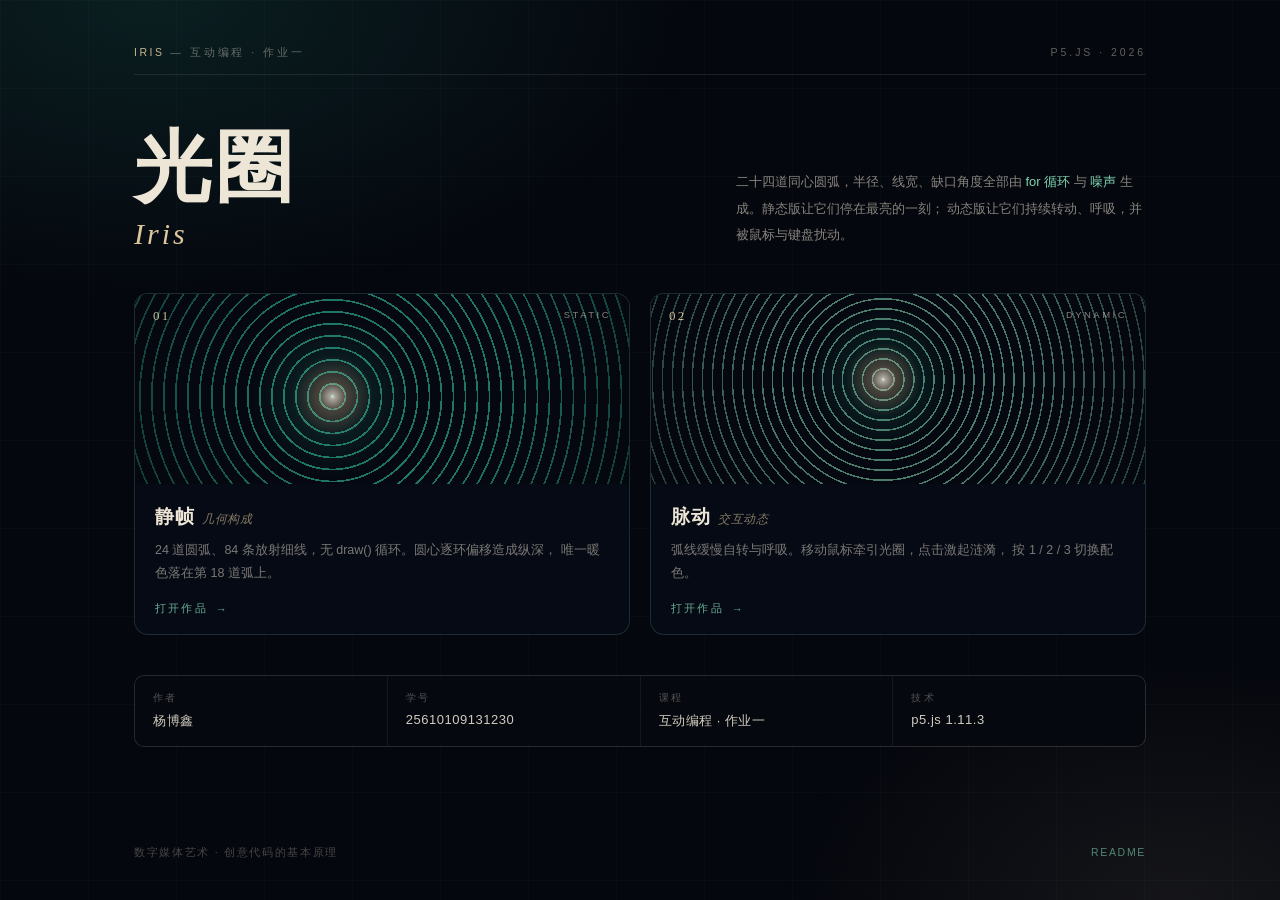
<file: index.html>
<!DOCTYPE html>
<html lang="zh-CN">
<head>
  <meta charset="utf-8" />
  <meta name="viewport" content="width=device-width, initial-scale=1" />
  <title>光圈 IRIS · 杨博鑫 · 互动编程作业一</title>
  <link rel="stylesheet" href="style.css" />
  <style>
    /* ============================================================
       索引页样式
       深色底 + 细网格 + 一点冷光，与作品页同一套颜色
       ============================================================ */
    body.page-index {
      overflow-y: auto;
      overflow-x: hidden;
      background: #05070E;
    }

    /* 背景：网格 + 冷光，压得很低，只做质感 */
    body.page-index::before {
      content: "";
      position: fixed;
      inset: 0;
      pointer-events: none;
      background-image:
        radial-gradient(70% 55% at 12% 0%, rgba(47, 191, 160, 0.13), rgba(5, 7, 14, 0) 62%),
        radial-gradient(45% 40% at 92% 100%, rgba(240, 216, 168, 0.07), rgba(5, 7, 14, 0) 70%),
        linear-gradient(rgba(138, 230, 192, 0.028) 1px, transparent 1px),
        linear-gradient(90deg, rgba(138, 230, 192, 0.028) 1px, transparent 1px);
      background-size: auto, auto, 88px 88px, 88px 88px;
      z-index: 0;
    }

    .wrap {
      position: relative;
      width: 100%;
      z-index: 1;
      max-width: 1080px;
      margin: 0 auto;
      padding: 46px 34px 40px;
      box-sizing: border-box;
      min-height: 100vh;
      display: flex;
      flex-direction: column;
      font-family: "Helvetica Neue", Arial, "PingFang SC", "Microsoft YaHei", sans-serif;
      color: #EDE6D6;
    }

    /* ---------- 顶栏 ---------- */
    .topbar {
      display: flex;
      justify-content: space-between;
      align-items: baseline;
      padding-bottom: 14px;
      border-bottom: 1px solid rgba(237, 230, 214, 0.10);
      font-size: 10.5px;
      letter-spacing: 0.28em;
      color: rgba(237, 230, 214, 0.40);
      text-transform: uppercase;
    }

    .topbar b {
      font-weight: 500;
      color: rgba(240, 216, 168, 0.82);
      letter-spacing: 0.24em;
    }

    /* ---------- 标题区 ---------- */
    .hero {
      padding: 54px 0 44px;
      display: grid;
      grid-template-columns: minmax(0, 1.35fr) minmax(0, 1fr);
      gap: 48px;
      align-items: end;
    }

    h1 {
      margin: 0;
      font-size: 78px;
      line-height: 0.98;
      font-weight: 600;
      letter-spacing: 0.04em;
    }

    h1 .en {
      display: block;
      margin-top: 14px;
      font-family: Georgia, "Times New Roman", "Songti SC", serif;
      font-style: italic;
      font-weight: 400;
      font-size: 30px;
      letter-spacing: 0.10em;
      color: #F0D8A8;
      opacity: 0.92;
    }

    .lede {
      margin: 0;
      font-size: 13px;
      line-height: 2.05;
      color: rgba(237, 230, 214, 0.56);
      max-width: 420px;
    }

    .lede strong {
      color: rgba(138, 230, 192, 0.92);
      font-weight: 500;
    }

    /* ---------- 卡片 ---------- */
    .cards {
      display: grid;
      grid-template-columns: 1fr 1fr;
      gap: 20px;
    }

    .card {
      position: relative;
      display: block;
      text-decoration: none;
      color: inherit;
      border: 1px solid rgba(138, 230, 192, 0.16);
      border-radius: 14px;
      overflow: hidden;
      background: rgba(7, 11, 22, 0.92);
      transition: border-color 0.4s ease, transform 0.4s cubic-bezier(.2,.7,.3,1), box-shadow 0.4s ease;
    }

    .card:hover {
      border-color: rgba(138, 230, 192, 0.55);
      transform: translateY(-4px);
      box-shadow: 0 18px 44px -18px rgba(47, 191, 160, 0.55);
    }

    .card__preview {
      position: relative;
      height: 190px;
      overflow: hidden;
      transition: transform 0.9s cubic-bezier(.2,.7,.3,1);
    }

    .card:hover .card__preview { transform: scale(1.045); }

    /* 静态版预览：同心弧 + 中心光核 */
    .preview-static {
      background:
        radial-gradient(circle at 40% 54%, rgba(255, 250, 236, 0.75) 0%, rgba(240, 216, 168, 0.28) 4.5%, rgba(47, 191, 160, 0.10) 13%, rgba(6, 10, 24, 0) 26%),
        repeating-radial-gradient(circle at 40% 54%,
          rgba(47, 191, 160, 0.60) 0px 1.7px,
          rgba(6, 10, 24, 0) 1.7px 12px),
        #050810;
    }

    /* 动态版预览：圆心略偏、弧更密（暗示在动） */
    .preview-dynamic {
      background:
        radial-gradient(circle at 47% 45%, rgba(255, 250, 236, 0.75) 0%, rgba(240, 216, 168, 0.28) 4.5%, rgba(47, 191, 160, 0.10) 13%, rgba(6, 10, 24, 0) 26%),
        repeating-radial-gradient(circle at 47% 45%,
          rgba(138, 230, 192, 0.52) 0px 1.5px,
          rgba(6, 10, 24, 0) 1.5px 10px),
        #050810;
    }

    /* 预览上的暗角，让边缘不刺眼 */
    .card__preview::after {
      content: "";
      position: absolute;
      inset: 0;
      background: radial-gradient(circle at 50% 45%, rgba(5, 7, 14, 0) 42%, rgba(5, 7, 14, 0.55) 100%);
    }

    .card__num {
      position: absolute;
      left: 18px;
      top: 14px;
      z-index: 2;
      font-family: Georgia, serif;
      font-size: 13px;
      letter-spacing: 0.18em;
      color: rgba(240, 216, 168, 0.85);
    }

    .card__type {
      position: absolute;
      right: 18px;
      top: 15px;
      z-index: 2;
      font-size: 9.5px;
      letter-spacing: 0.26em;
      color: rgba(237, 230, 214, 0.55);
      text-transform: uppercase;
    }

    .card__body { padding: 20px 20px 18px; }

    .card__title {
      margin: 0 0 9px;
      font-size: 19px;
      font-weight: 600;
      letter-spacing: 0.03em;
    }

    .card__title small {
      font-family: Georgia, serif;
      font-style: italic;
      font-weight: 400;
      font-size: 12px;
      letter-spacing: 0.05em;
      color: rgba(240, 216, 168, 0.55);
      margin-left: 8px;
    }

    .card__desc {
      margin: 0 0 16px;
      font-size: 12.5px;
      line-height: 1.85;
      color: rgba(237, 230, 214, 0.50);
    }

    .card__go {
      display: flex;
      align-items: center;
      gap: 8px;
      font-size: 11px;
      letter-spacing: 0.2em;
      color: rgba(138, 230, 192, 0.75);
      text-transform: uppercase;
    }

    .card__go i {
      font-style: normal;
      transition: transform 0.4s ease;
    }

    .card:hover .card__go i { transform: translateX(6px); }

    /* ---------- 作者信息 ---------- */
    .meta {
      margin: 40px 0 0;
      display: grid;
      grid-template-columns: repeat(4, minmax(0, 1fr));
      gap: 1px;
      background: rgba(237, 230, 214, 0.08);
      border: 1px solid rgba(237, 230, 214, 0.08);
      border-radius: 10px;
      overflow: hidden;
    }

    .meta div {
      background: #06080F;
      padding: 16px 18px;
    }

    .meta dt {
      margin: 0 0 7px;
      font-size: 9.5px;
      letter-spacing: 0.24em;
      color: rgba(237, 230, 214, 0.34);
      text-transform: uppercase;
    }

    .meta dd {
      margin: 0;
      font-size: 13px;
      letter-spacing: 0.04em;
      color: rgba(237, 230, 214, 0.88);
    }

    /* ---------- 页脚 ---------- */
    .footer {
      margin-top: auto;
      padding-top: 34px;
      display: flex;
      justify-content: space-between;
      flex-wrap: wrap;
      gap: 10px;
      font-size: 10.5px;
      letter-spacing: 0.16em;
      color: rgba(237, 230, 214, 0.28);
    }

    .footer a {
      color: rgba(138, 230, 192, 0.55);
      text-decoration: none;
      transition: color 0.3s ease;
    }

    .footer a:hover { color: rgba(138, 230, 192, 0.95); }

    /* ---------- 入场动画 ---------- */
    @keyframes riseIn {
      from { opacity: 0; transform: translateY(14px); }
      to   { opacity: 1; transform: translateY(0); }
    }

    .topbar, .hero, .cards, .meta, .footer {
      animation: riseIn 0.9s cubic-bezier(.2,.7,.3,1) both;
    }
    .hero   { animation-delay: 0.06s; }
    .cards  { animation-delay: 0.14s; }
    .meta   { animation-delay: 0.22s; }
    .footer { animation-delay: 0.30s; }

    @media (prefers-reduced-motion: reduce) {
      .topbar, .hero, .cards, .meta, .footer { animation: none; }
    }

    /* ---------- 窄屏 ---------- */
    @media (max-width: 820px) {
      .wrap { padding: 32px 22px 30px; }
      .hero { grid-template-columns: 1fr; gap: 22px; padding: 34px 0 30px; }
      h1 { font-size: 52px; }
      h1 .en { font-size: 22px; }
      .cards { grid-template-columns: 1fr; }
      .meta { grid-template-columns: 1fr 1fr; }
      .card__preview { height: 160px; }
      /* 顶栏在小屏会撑出横向溢出 → 允许换行并收紧字距 */
      .topbar { flex-wrap: wrap; gap: 6px; letter-spacing: 0.16em; font-size: 9.5px; }
      .topbar b { letter-spacing: 0.16em; }
      .card__type { display: none; }
    }
  </style>
</head>
<body class="page-index">
  <div class="wrap">

    <div class="topbar">
      <span><b>IRIS</b> — 互动编程 · 作业一</span>
      <span>p5.js · 2026</span>
    </div>

    <section class="hero">
      <h1>
        光圈
        <span class="en">Iris</span>
      </h1>
      <p class="lede">
        二十四道同心圆弧，半径、线宽、缺口角度全部由 <strong>for 循环</strong> 与
        <strong>噪声</strong> 生成。静态版让它们停在最亮的一刻；
        动态版让它们持续转动、呼吸，并被鼠标与键盘扰动。
      </p>
    </section>

    <section class="cards">
      <a class="card" href="static.html">
        <div class="card__preview preview-static">
          <span class="card__num">01</span>
          <span class="card__type">Static</span>
        </div>
        <div class="card__body">
          <h2 class="card__title">静帧<small>几何构成</small></h2>
          <p class="card__desc">
            24 道圆弧、84 条放射细线，无 draw() 循环。圆心逐环偏移造成纵深，
            唯一暖色落在第 18 道弧上。
          </p>
          <span class="card__go">打开作品 <i>→</i></span>
        </div>
      </a>

      <a class="card" href="dynamic.html">
        <div class="card__preview preview-dynamic">
          <span class="card__num">02</span>
          <span class="card__type">Dynamic</span>
        </div>
        <div class="card__body">
          <h2 class="card__title">脉动<small>交互动态</small></h2>
          <p class="card__desc">
            弧线缓慢自转与呼吸。移动鼠标牵引光圈，点击激起涟漪，
            按 1 / 2 / 3 切换配色。
          </p>
          <span class="card__go">打开作品 <i>→</i></span>
        </div>
      </a>
    </section>

    <dl class="meta">
      <div>
        <dt>作者</dt>
        <dd>杨博鑫</dd>
      </div>
      <div>
        <dt>学号</dt>
        <dd>25610109131230</dd>
      </div>
      <div>
        <dt>课程</dt>
        <dd>互动编程 · 作业一</dd>
      </div>
      <div>
        <dt>技术</dt>
        <dd>p5.js 1.11.3</dd>
      </div>
    </dl>

    <div class="footer">
      <span>数字媒体艺术 · 创意代码的基本原理</span>
      <span><a href="https://github.com/yang6598/ip-01-p5-works/blob/main/README.md">README</a></span>
    </div>

  </div>
</body>
</html>
</file>
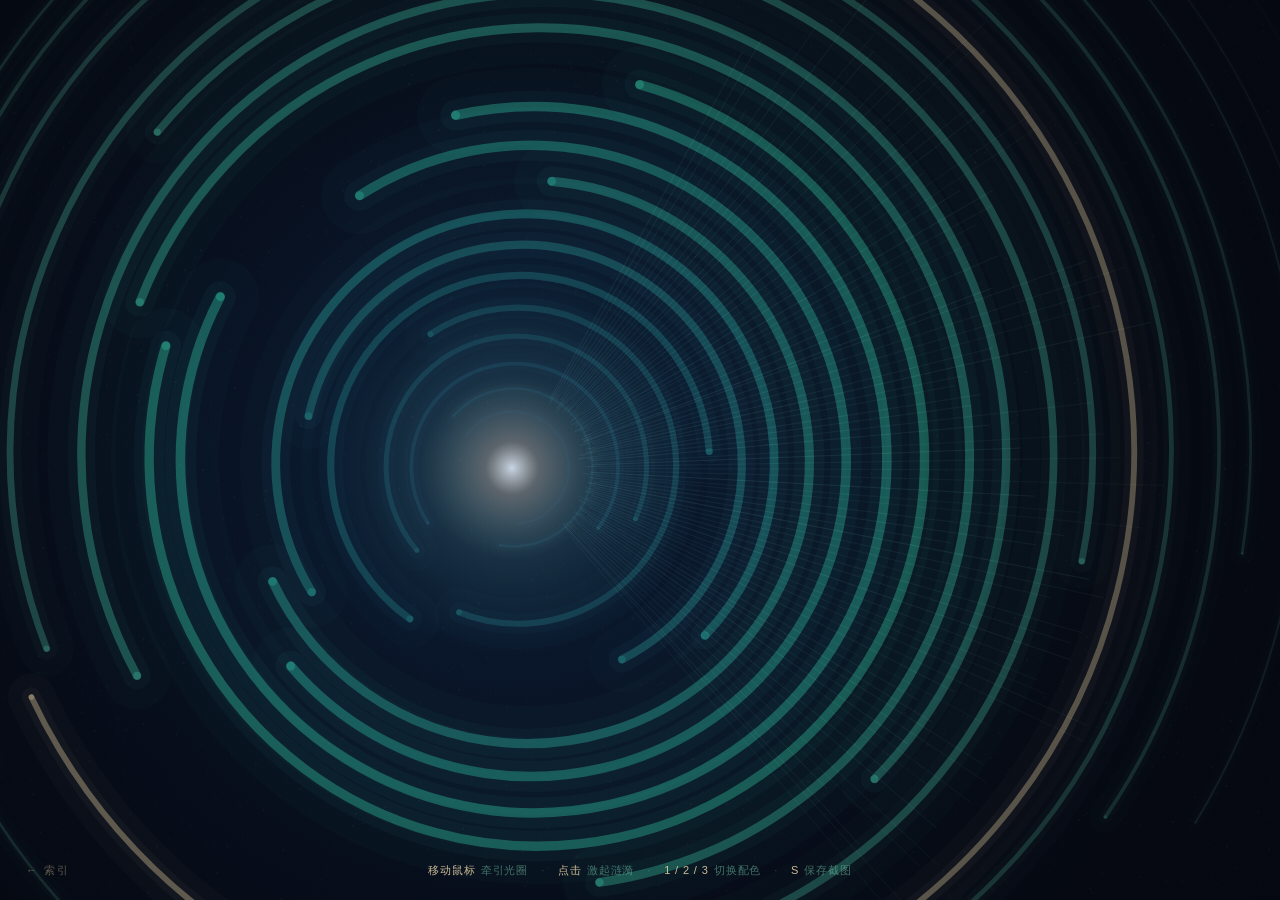
<file: dynamic.html>
<!DOCTYPE html>
<html lang="zh-CN">
<head>
  <meta charset="utf-8" />
  <meta name="viewport" content="width=device-width, initial-scale=1" />
  <title>光圈 · 动态 | Iris</title>
  <link rel="stylesheet" href="style.css" />
</head>
<body>
  <a class="corner-link" href="index.html">← 索引</a>

  <div class="hint-bar">
    <span>移动鼠标</span>牵引光圈
    <i>·</i>
    <span>点击</span>激起涟漪
    <i>·</i>
    <span>1 / 2 / 3</span>切换配色
    <i>·</i>
    <span>S</span>保存截图
  </div>

  <script src="p5.min.js"></script>
  <script>
  /* ================================================================
     《光圈 · 动态》 Iris — Interactive
     ----------------------------------------------------------------
     与 static.html 同一套视觉语言（同心圆弧构成的光圈）：
     不同的是这里的圆弧会随 draw() 循环持续运动，并接入三种交互。

       1. 鼠标移动 —— 光圈整体被光标牵引（缓动跟随，不硬跳），
                      弧的缺口也随之偏转
       2. 鼠标点击 —— 从落点激起一圈涟漪，向外扩散并把经过的弧推开
       3. 键盘 1/2/3 —— 切换三套配色（插值过渡，不硬切）
       另有 S 键保存当前画面。

     运动控制：所有变化都走 lerp / 正弦缓动，速度压得很低，
     所以画面只会缓慢"呼吸"，不会闪、不会抖。
     ================================================================ */

  /* ---------- 1. 三套配色（每套 5 色，都满足"不超过 5 色"） ---------- */
  const PALETTES = [
    { name: '青光', night: '#050810', deep: '#12305A', teal: '#2FBFA0', mint: '#8AE6C0', cream: '#F0D8A8' },
    { name: '紫光', night: '#07060F', deep: '#241B4A', teal: '#6C4CE0', mint: '#B58CFF', cream: '#FFD9E8' },
    { name: '焰光', night: '#090604', deep: '#3B1C16', teal: '#E0652B', mint: '#F2A65A', cream: '#FFE9C7' }
  ];

  /* ---------- 2. 构图与运动参数 ---------- */
  const RING_COUNT  = 24;      // 同心弧的道数
  const BLADE_COUNT = 84;      // 放射细线数量
  const GRAIN_COUNT = 3600;    // 胶片颗粒
  const CREAM_INDEX = 17;      // 暖色弧的序号

  const FOCUS_X = 0.40;        // 圆心的基准横向位置
  const FOCUS_Y = 0.52;
  const DRIFT_X = 0.055;       // 圆心逐环偏移 → 隧道纵深
  const DRIFT_Y = -0.030;

  const ROTATE_SPEED = 0.085;  // 弧的旋转速度（弧度/秒），很慢才不躁
  const BREATH_SPEED = 0.55;   // 呼吸速度
  const FOLLOW_EASE  = 0.045;  // 圆心跟随光标的缓动系数（越小越"重"）
  const PALETTE_FADE = 0.020;  // 配色过渡速度
  const RIPPLE_LIFE  = 4200;   // 涟漪寿命（毫秒）
  const RIPPLE_SPEED = 430;    // 涟漪扩散速度（像素/秒）
  const RIPPLE_BAND  = 70;     // 涟漪影响弧线的宽度
  const MAX_RIPPLES  = 3;

  let unit = 1;
  let grainLayer;                       // 颗粒层：预渲染一次，避免每帧重画
  let anchor;                           // 圆心的基准位置（不含光标牵引）
  let focusPoint;                       // 实际圆心（被光标牵引后）
  let ripples = [];                     // 活跃的涟漪
  let palFrom = PALETTES[0];
  let palTo   = PALETTES[0];
  let palMix  = 1;
  let palIndex = 0;
  let hasMouseMoved = false;

  /* ---------- 3. 初始化 ---------- */
  function setup() {
    const canvas = createCanvas(windowWidth, windowHeight);
    canvas.style('display', 'block');
    pixelDensity(1);                    // 固定 1 倍，保证不同设备帧率一致
    noiseDetail(4, 0.55);
    unit = Math.min(width, height) / 900;

    anchor = createVector(width * FOCUS_X, height * FOCUS_Y);
    focusPoint = anchor.copy();
    buildGrainLayer();
  }

  function buildGrainLayer() {
    grainLayer = createGraphics(width, height);
    grainLayer.noStroke();
    randomSeed(7);
    for (let i = 0; i < GRAIN_COUNT; i++) {
      grainLayer.fill(255, 245, 226, random(3, 10));
      const s = random(1.0, 2.0);
      grainLayer.rect(random(width), random(height), s, s);
    }
  }

  /* ---------- 4. 每帧绘制 ---------- */
  function draw() {
    const time = millis() / 1000;
    const pal = paletteAt(palMix);
    if (palMix < 1) palMix = Math.min(1, palMix + PALETTE_FADE);

    updateFocus();                      // 交互 1：圆心缓动跟随光标
    cleanupRipples();

    background(pal.night);
    drawGround(pal);
    drawRings(pal, time);               // 弧 + 辉光
    drawBlades(pal, time);
    drawRipples(pal);
    drawCore(pal, time);
    drawVignette(pal);
    if (grainLayer) image(grainLayer, 0, 0);
  }

  /* ---------- 5. 单道弧的几何参数 ---------- */
  function ringParams(i, pal, time) {
    const t = i / (RING_COUNT - 1);                 // 0..1：从内到外
    const maxRadius = Math.min(width, height) * 0.86;

    // 半径：越往外越稀疏；再叠一层极轻的"呼吸"
    let radius = maxRadius * 0.05 + maxRadius * Math.pow(t, 1.22) *
                 (1 + (noise(i * 3.7, 1.5) - 0.5) * 0.05);
    radius *= 1 + 0.012 * Math.sin(time * BREATH_SPEED + i * 0.45);

    // 涟漪经过时把弧推开（交互 2 的视觉反馈）
    radius += ripplePush(radius, i);

    // 线宽：中段最粗、内外两端收细 → 形成节奏
    const weight = (0.6 + 9.0 * Math.pow(Math.sin(Math.PI * Math.pow(t, 0.9)), 1.4)) * unit;

    let alpha = 16 + 96 * Math.sin(Math.PI * Math.pow(t, 0.8));

    // 配色：外圈冷 → 中圈主色 → 内圈高光，其中一道固定为暖色
    let c;
    if (i === CREAM_INDEX) {
      c = pal.cream;
      alpha = Math.min(255, alpha * 1.5);
    } else if (t < 0.5) {
      c = lerpColor(pal.deep, pal.teal, t / 0.5);
    } else {
      c = lerpColor(pal.teal, pal.mint, (t - 0.5) / 0.5);
    }

    // 缺口：每道弧的起止角不同；随时间缓慢偏转（越靠外转得越快）
    const start = noise(i * 5.3, 8.1) * TWO_PI + time * ROTATE_SPEED * (0.4 + t);
    const sweep = TWO_PI * (0.50 + 0.50 * noise(i * 2.1, 4.4)) *
                  (0.94 + 0.06 * Math.sin(time * BREATH_SPEED * 0.8 + i * 0.7));

    return {
      cx: focusPoint.x + Math.pow(t, 1.6) * width * DRIFT_X,
      cy: focusPoint.y + Math.pow(t, 1.6) * height * DRIFT_Y,
      radius: radius,
      weight: weight,
      alpha: alpha,
      color: c,
      start: start,
      sweep: sweep
    };
  }

  /* ---------- 6. 弧与辉光 ---------- */
  function drawRings(pal, time) {
    // 6.1 辉光：用几道加粗、极淡的同形弧堆出来，比实时模糊便宜得多
    blendMode(ADD);
    noFill();
    strokeCap(ROUND);
    for (let i = 0; i < RING_COUNT; i++) {
      const r = ringParams(i, pal, time);
      const c = r.color;
      stroke(red(c), green(c), blue(c), r.alpha * 0.055);
      strokeWeight(r.weight * 8);
      arc(r.cx, r.cy, r.radius * 2, r.radius * 2, r.start, r.start + r.sweep);
      stroke(red(c), green(c), blue(c), r.alpha * 0.10);
      strokeWeight(r.weight * 3.2);
      arc(r.cx, r.cy, r.radius * 2, r.radius * 2, r.start, r.start + r.sweep);
    }
    blendMode(BLEND);

    // 6.2 清晰的弧身
    push();
    noFill();
    strokeCap(ROUND);
    for (let i = 0; i < RING_COUNT; i++) {
      const r = ringParams(i, pal, time);
      stroke(red(r.color), green(r.color), blue(r.color), r.alpha);
      strokeWeight(r.weight);
      arc(r.cx, r.cy, r.radius * 2, r.radius * 2, r.start, r.start + r.sweep);

      // 弧头收笔：两端各点一个小圆，收得干净
      noStroke();
      fill(red(r.color), green(r.color), blue(r.color), r.alpha * 0.95);
      for (const a of [r.start, r.start + r.sweep]) {
        circle(r.cx + Math.cos(a) * r.radius, r.cy + Math.sin(a) * r.radius, r.weight * 0.92);
      }
      noFill();
    }
    pop();
  }

  /* ---------- 7. 放射细线 ---------- */
  function drawBlades(pal, time) {
    const maxRadius = Math.min(width, height) * 0.86;
    blendMode(ADD);
    strokeWeight(1 * unit);
    for (let i = 0; i < BLADE_COUNT; i++) {
      const a = -1.10 + (i / BLADE_COUNT) * 1.95 +
                (noise(i * 0.9, 2.2) - 0.5) * 0.02 +
                time * 0.02;                       // 极慢地扫过，几乎察觉不到
      const inner = maxRadius * (0.08 + 0.05 * noise(i * 1.7, 6.3));
      const outer = maxRadius * (0.45 + 0.50 * noise(i * 2.3, 9.1));
      const alpha = 5 + 22 * noise(i * 1.3, 3.7);

      stroke(red(pal.mint), green(pal.mint), blue(pal.mint), alpha);
      line(focusPoint.x + Math.cos(a) * inner, focusPoint.y + Math.sin(a) * inner,
           focusPoint.x + Math.cos(a) * outer, focusPoint.y + Math.sin(a) * outer);
    }
    blendMode(BLEND);
  }

  /* ---------- 8. 涟漪（交互 2 的可见反馈） ---------- */
  function drawRipples(pal) {
    const ctx = drawingContext;
    ctx.globalCompositeOperation = 'lighter';
    noFill();
    for (const ripple of ripples) {
      const age = (millis() - ripple.born) / 1000;
      const progress = age / (RIPPLE_LIFE / 1000);
      if (progress >= 1) continue;

      const radius = age * RIPPLE_SPEED;
      const fade = 1 - progress;
      stroke(red(pal.cream), green(pal.cream), blue(pal.cream), 52 * fade);
      strokeWeight(1.3 * unit);
      circle(ripple.x, ripple.y, radius * 2);
      stroke(red(pal.mint), green(pal.mint), blue(pal.mint), 24 * fade);
      strokeWeight(4.0 * unit);
      circle(ripple.x, ripple.y, radius * 1.94);
    }
    ctx.globalCompositeOperation = 'source-over';
  }

  /* 某道弧被涟漪推开的位移量 */
  function ripplePush(ringRadius, ringIndex) {
    if (ripples.length === 0) return 0;

    let push = 0;
    const now = millis();
    for (const ripple of ripples) {
      const age = (now - ripple.born) / 1000;
      if (age > RIPPLE_LIFE / 1000) continue;

      // 涟漪在当前弧附近时，弧被向外顶起
      const waveRadius = age * RIPPLE_SPEED;
      const distance = Math.abs(ringRadius - waveRadius);
      if (distance > RIPPLE_BAND) continue;

      const bandT = 1 - distance / RIPPLE_BAND;
      const lifeFade = 1 - age / (RIPPLE_LIFE / 1000);
      push += bandT * bandT * lifeFade * 26 * unit * (1 + ringIndex * 0.02);
    }
    return push;
  }

  /* ---------- 9. 底色与光核 ---------- */
  function drawGround(pal) {
    const ctx = drawingContext;
    const g = ctx.createRadialGradient(
      focusPoint.x, focusPoint.y, 0,
      focusPoint.x, focusPoint.y, Math.max(width, height) * 0.78
    );
    g.addColorStop(0.00, rgbaOf(pal.deep, 0.50));
    g.addColorStop(0.35, rgbaOf(pal.deep, 0.22));
    g.addColorStop(1.00, rgbaOf(pal.night, 0.00));
    ctx.fillStyle = g;
    ctx.fillRect(0, 0, width, height);
  }

  function drawCore(pal, time) {
    const ctx = drawingContext;
    const pulse = 1 + 0.06 * Math.sin(time * BREATH_SPEED);   // 极轻的搏动
    const r = Math.min(width, height) * 0.20 * pulse;

    ctx.globalCompositeOperation = 'lighter';
    const g = ctx.createRadialGradient(focusPoint.x, focusPoint.y, 0, focusPoint.x, focusPoint.y, r);
    g.addColorStop(0.00, 'rgba(255, 250, 236,' + (0.80 * pulse - 0.10) + ')');
    g.addColorStop(0.14, rgbaOf(pal.cream, 0.34));
    g.addColorStop(0.48, rgbaOf(pal.mint, 0.10));
    g.addColorStop(1.00, rgbaOf(pal.teal, 0.00));
    ctx.fillStyle = g;
    ctx.beginPath();
    ctx.arc(focusPoint.x, focusPoint.y, r, 0, Math.PI * 2);
    ctx.fill();
    ctx.globalCompositeOperation = 'source-over';
  }

  function drawVignette(pal) {
    const ctx = drawingContext;
    const inner = Math.min(width, height) * 0.30;
    const outer = Math.max(width, height) * 0.92;
    const vignette = ctx.createRadialGradient(
      width * FOCUS_X, height * FOCUS_Y, inner,
      width * FOCUS_X, height * FOCUS_Y, outer
    );
    vignette.addColorStop(0, rgbaOf(pal.night, 0));
    vignette.addColorStop(1, rgbaOf(pal.night, 0.72));
    ctx.fillStyle = vignette;
    ctx.fillRect(0, 0, width, height);
  }

  /* ---------- 10. 交互 ---------- */
  function mouseMoved() {
    hasMouseMoved = true;
  }

  function mousePressed() {
    hasMouseMoved = true;
    ripples.push({ x: mouseX, y: mouseY, born: millis() });
    if (ripples.length > MAX_RIPPLES) ripples.shift();
  }

  function keyPressed() {
    if (key === '1') setPalette(0);
    if (key === '2') setPalette(1);
    if (key === '3') setPalette(2);
    if (key === 's' || key === 'S') saveCanvas('iris-' + palTo.name, 'png');
  }

  function setPalette(index) {
    if (index === palIndex) return;
    palFrom = paletteAt(palMix);      // 从当前颜色开始过渡，中途切换也不跳
    palTo = PALETTES[index];
    palIndex = index;
    palMix = 0;
  }

  /* 交互 1：圆心朝光标缓慢偏移，产生"光圈被牵引"的手感 */
  function updateFocus() {
    if (!hasMouseMoved) return;
    const targetX = width * FOCUS_X + (mouseX - width * 0.5) * 0.10;
    const targetY = height * FOCUS_Y + (mouseY - height * 0.5) * 0.10;
    focusPoint.x = lerp(focusPoint.x, targetX, FOLLOW_EASE);
    focusPoint.y = lerp(focusPoint.y, targetY, FOLLOW_EASE);
  }

  function cleanupRipples() {
    const now = millis();
    ripples = ripples.filter(r => now - r.born < RIPPLE_LIFE);
  }

  /* ---------- 11. 工具 ---------- */
  function paletteAt(mix) {
    return {
      night: lerpColor(color(palFrom.night), color(palTo.night), mix),
      deep:  lerpColor(color(palFrom.deep),  color(palTo.deep),  mix),
      teal:  lerpColor(color(palFrom.teal),  color(palTo.teal),  mix),
      mint:  lerpColor(color(palFrom.mint),  color(palTo.mint),  mix),
      cream: lerpColor(color(palFrom.cream), color(palTo.cream), mix)
    };
  }

  function rgbaOf(c, alpha) {
    return 'rgba(' + Math.round(red(c)) + ',' + Math.round(green(c)) + ',' +
           Math.round(blue(c)) + ',' + alpha + ')';
  }

  /* ---------- 12. 窗口缩放 ---------- */
  function windowResized() {
    resizeCanvas(windowWidth, windowHeight);
    unit = Math.min(width, height) / 900;
    anchor = createVector(width * FOCUS_X, height * FOCUS_Y);
    buildGrainLayer();
  }
  </script>
</body>
</html>
</file>
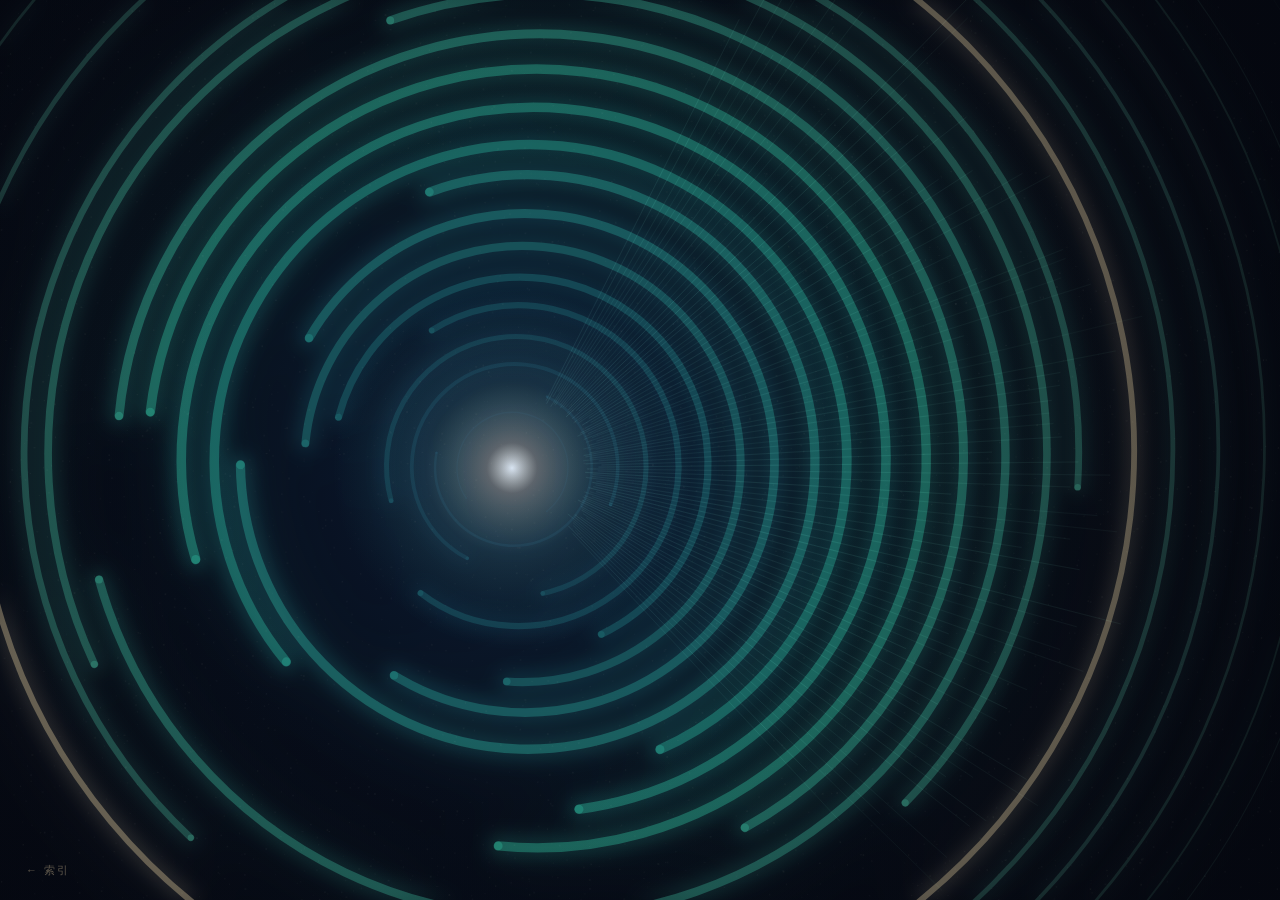
<file: static.html>
<!DOCTYPE html>
<html lang="zh-CN">
<head>
  <meta charset="utf-8" />
  <meta name="viewport" content="width=device-width, initial-scale=1" />
  <title>光圈 · 静帧 | Iris</title>
  <link rel="stylesheet" href="style.css" />
</head>
<body>
  <a class="corner-link" href="index.html">← 索引</a>

  <script src="p5.min.js"></script>
  <script>
  /* ================================================================
     《光圈 · 静帧》 Iris — Static Composition
     ----------------------------------------------------------------
     作业要求：只用形状、颜色、位置构成画面，不使用 draw() 循环。
     实现方式：全部图形在 setup() 中一次性绘制完成，没有 draw()。

     画面由 24 道同心圆弧构成：半径、线宽、亮度、起止角、圆心偏移
     全部由 for 循环 + 噪声参数化生成，没有一道弧是手摆的。
     圆弧先画进离屏缓冲，模糊后作为辉光贴回来，再叠一层清晰的弧线，
     最后一层胶片颗粒。

     构成逻辑：
       · 主体 —— 24 道同心弧由外向内心收拢，形成"光圈"的节奏
       · 纵深 —— 每一道弧的圆心都比外一道微微偏移 → 自然形成隧道的透视
       · 中心 —— 弧心偏左下，中心一团亮光作为视觉落点，右下留白
       · 冷暖 —— 全场冷色；唯一暖色（米金）只出现在一道弧上
     ================================================================ */

  /* ---------- 1. 调色板（共 5 色：1 个底色 + 4 个前景色） ---------- */
  const COLORS = {
    night: '#050810', // 极夜靛蓝：底色
    deep:  '#12305A', // 深海冷蓝：最外圈
    teal:  '#2FBFA0', // 极光青：主色
    mint:  '#8AE6C0', // 薄荷青：最亮处
    cream: '#F0D8A8'  // 暖米金：唯一暖色
  };

  /* ---------- 2. 构图参数（改这些数字就能重构整张画面） ---------- */
  const RING_COUNT  = 24;      // 同心弧的道数（for 循环生成）
  const BLADE_COUNT = 84;      // 从圆心放射的细线数量
  const GRAIN_COUNT = 4200;    // 胶片颗粒
  const FOCUS_X = 0.40;        // 圆心横向位置（偏左，右侧留白）
  const FOCUS_Y = 0.52;        // 圆心纵向位置（略低于中线）
  const CREAM_INDEX = 17;      // 第几道弧用暖色
  const DRIFT_X = 0.055;       // 圆心逐环偏移量 → 隧道式纵深
  const DRIFT_Y = -0.030;

  let unit = 1;

  /* ---------- 3. 初始化：跑一次，画面即定格 ---------- */
  function setup() {
    const canvas = createCanvas(windowWidth, windowHeight);
    canvas.style('display', 'block');
    noiseDetail(4, 0.55);
    unit = Math.min(width, height) / 900;

    renderScene();          // 静态图：画完即结束，没有 draw() 循环
  }

  /* ---------- 4. 渲染 ---------- */
  function renderScene() {
    background(COLORS.night);
    drawGround();
    drawRingGlow();         // 先铺一层模糊的辉光
    drawRings();            // 再叠清晰的结构
    drawBlades();
    drawCore();
    drawVignette();
    drawGrain();
  }

  /* 底色：从圆心向外的一层极淡冷光，托住弧线 */
  function drawGround() {
    const ctx = drawingContext;
    const cx = width * FOCUS_X;
    const cy = height * FOCUS_Y;
    const g = ctx.createRadialGradient(cx, cy, 0, cx, cy, Math.max(width, height) * 0.78);
    g.addColorStop(0.00, 'rgba(18, 48, 90, 0.50)');
    g.addColorStop(0.35, 'rgba(10, 22, 44, 0.30)');
    g.addColorStop(1.00, 'rgba(5, 8, 16, 0.00)');
    ctx.fillStyle = g;
    ctx.fillRect(0, 0, width, height);
  }

  /* ---------- 5. 单道弧的几何参数（绘制与辉光共用同一套数据） ---------- */
  function ringParams(i) {
    const t = i / (RING_COUNT - 1);                       // 0..1：从内到外
    const maxRadius = Math.min(width, height) * 0.86;

    const radius = maxRadius * 0.05 + maxRadius * Math.pow(t, 1.22) *
                   (1 + (noise(i * 3.7, 1.5) - 0.5) * 0.05);
    // 线宽：中段最粗、内外两端收细 → 形成明显的节奏
    const weight = (0.6 + 9.0 * Math.pow(Math.sin(Math.PI * Math.pow(t, 0.9)), 1.4)) * unit;
    let alpha = 16 + 96 * Math.sin(Math.PI * Math.pow(t, 0.8));

    let c;
    if (i === CREAM_INDEX) { c = color(COLORS.cream); alpha = Math.min(255, alpha * 1.5); }
    else if (t < 0.5)      c = lerpColor(color(COLORS.deep), color(COLORS.teal), t / 0.5);
    else                   c = lerpColor(color(COLORS.teal), color(COLORS.mint), (t - 0.5) / 0.5);

    return {
      cx: width * FOCUS_X + Math.pow(t, 1.6) * width * DRIFT_X,
      cy: height * FOCUS_Y + Math.pow(t, 1.6) * height * DRIFT_Y,
      radius: radius,
      weight: weight,
      alpha: alpha,
      color: c,
      start: noise(i * 5.3, 8.1) * TWO_PI,
      sweep: TWO_PI * (0.50 + 0.50 * noise(i * 2.1, 4.4))
    };
  }

  /* ---------- 6. 辉光：把同一组弧画进缓冲，模糊后贴回 ---------- */
  function drawRingGlow() {
    const layer = createGraphics(width, height);
    const lctx = layer.drawingContext;
    lctx.lineCap = 'round';
    lctx.globalCompositeOperation = 'lighter';

    for (let i = 0; i < RING_COUNT; i++) {
      const r = ringParams(i);
      lctx.strokeStyle = 'rgba(' + red(r.color) + ',' + green(r.color) + ',' + blue(r.color) + ',' +
                         (r.alpha / 255 * 0.55) + ')';
      lctx.lineWidth = r.weight * 2.2;
      lctx.beginPath();
      lctx.arc(r.cx, r.cy, r.radius, r.start, r.start + r.sweep);
      lctx.stroke();
    }

    const ctx = drawingContext;
    ctx.globalCompositeOperation = 'lighter';
    ctx.filter = 'blur(' + (9 * unit) + 'px)';
    ctx.globalAlpha = 0.85;
    ctx.drawImage(layer.canvas, 0, 0);
    ctx.filter = 'blur(' + (34 * unit) + 'px)';
    ctx.globalAlpha = 0.45;
    ctx.drawImage(layer.canvas, 0, 0);
    ctx.filter = 'none';
    ctx.globalAlpha = 1;
    ctx.globalCompositeOperation = 'source-over';
    layer.remove();
  }

  /* ---------- 7. 24 道清晰的同心弧 ---------- */
  function drawRings() {
    push();
    noFill();
    strokeCap(ROUND);
    for (let i = 0; i < RING_COUNT; i++) {
      const r = ringParams(i);
      stroke(red(r.color), green(r.color), blue(r.color), r.alpha);
      strokeWeight(r.weight);
      arc(r.cx, r.cy, r.radius * 2, r.radius * 2, r.start, r.start + r.sweep);

      // 弧头收笔：两端各点一个小圆，收得干净
      noStroke();
      fill(red(r.color), green(r.color), blue(r.color), r.alpha * 0.95);
      for (const a of [r.start, r.start + r.sweep]) {
        circle(r.cx + Math.cos(a) * r.radius, r.cy + Math.sin(a) * r.radius, r.weight * 0.92);
      }
      noFill();
    }
    pop();
  }

  /* ---------- 8. 放射细线：给同心结构一点"刺"与不对称 ---------- */
  function drawBlades() {
    const cx = width * FOCUS_X;
    const cy = height * FOCUS_Y;
    const maxRadius = Math.min(width, height) * 0.86;

    blendMode(ADD);
    strokeWeight(1 * unit);
    for (let i = 0; i < BLADE_COUNT; i++) {
      // 只在一段扇区内出现（约 110°），避免四面对称、过于呆板
      const a = -1.10 + (i / BLADE_COUNT) * 1.95 + (noise(i * 0.9, 2.2) - 0.5) * 0.02;
      const inner = maxRadius * (0.08 + 0.05 * noise(i * 1.7, 6.3));
      const outer = maxRadius * (0.45 + 0.50 * noise(i * 2.3, 9.1));
      const alpha = 5 + 22 * noise(i * 1.3, 3.7);

      stroke(138, 230, 192, alpha);
      line(cx + Math.cos(a) * inner, cy + Math.sin(a) * inner,
           cx + Math.cos(a) * outer, cy + Math.sin(a) * outer);
    }
    blendMode(BLEND);
  }

  /* ---------- 9. 光核：整幅画最亮的地方，就是圆心 ---------- */
  function drawCore() {
    const ctx = drawingContext;
    const cx = width * FOCUS_X;
    const cy = height * FOCUS_Y;
    const r = Math.min(width, height) * 0.20;

    ctx.globalCompositeOperation = 'lighter';
    const g = ctx.createRadialGradient(cx, cy, 0, cx, cy, r);
    g.addColorStop(0.00, 'rgba(255, 250, 236, 0.80)');
    g.addColorStop(0.14, 'rgba(240, 216, 168, 0.34)');
    g.addColorStop(0.48, 'rgba(138, 230, 192, 0.10)');
    g.addColorStop(1.00, 'rgba(47, 191, 160, 0.00)');
    ctx.fillStyle = g;
    ctx.beginPath();
    ctx.arc(cx, cy, r, 0, Math.PI * 2);
    ctx.fill();
    ctx.globalCompositeOperation = 'source-over';
  }

  /* ---------- 10. 暗角 ---------- */
  function drawVignette() {
    const ctx = drawingContext;
    const inner = Math.min(width, height) * 0.30;
    const outer = Math.max(width, height) * 0.92;
    const vignette = ctx.createRadialGradient(
      width * FOCUS_X, height * FOCUS_Y, inner,
      width * FOCUS_X, height * FOCUS_Y, outer
    );
    vignette.addColorStop(0, 'rgba(4, 6, 14, 0.00)');
    vignette.addColorStop(1, 'rgba(4, 6, 14, 0.72)');
    ctx.fillStyle = vignette;
    ctx.fillRect(0, 0, width, height);
  }

  /* ---------- 11. 颗粒 ---------- */
  function drawGrain() {
    randomSeed(7);
    noStroke();
    for (let i = 0; i < GRAIN_COUNT; i++) {
      fill(255, 245, 226, random(3, 10));
      rect(random(width), random(height), random(1.0, 2.0), random(1.0, 2.0));
    }
  }

  /* ---------- 12. 窗口尺寸变化时重画（仍然没有 draw） ---------- */
  function windowResized() {
    resizeCanvas(windowWidth, windowHeight);
    unit = Math.min(width, height) / 900;
    renderScene();
  }
  </script>
</body>
</html>
</file>
<file: style.css>
/* ================================================================
   style.css —— 全站共用基础样式
   核心职责：清掉默认边距与小片跳动，让画布严丝合缝铺满窗口，
             从而保证"打开不出现滚动条、不错位"。
   ================================================================ */

html,
body {
  margin: 0;
  padding: 0;
  height: 100%;
  overflow: hidden;          /* 关掉滚动条：画布永远和窗口一样大 */
  background: #060A18;
  -webkit-font-smoothing: antialiased;
}

/* p5 生成的 canvas 默认是行内元素，会多出几像素基线空隙 → 改成块级 */
canvas {
  display: block;
}

/* 作品页角落的返回入口：安静，不抢画面 */
.corner-link {
  position: fixed;
  left: 26px;
  bottom: 22px;
  z-index: 20;
  font-family: "Helvetica Neue", Arial, "PingFang SC", "Microsoft YaHei", sans-serif;
  font-size: 11px;
  font-weight: 500;
  letter-spacing: 0.18em;
  color: rgba(240, 216, 168, 0.38);
  text-decoration: none;
  transition: color 0.35s ease;
}

.corner-link:hover {
  color: rgba(240, 216, 168, 0.95);
}

/* 动态页底部的操作提示：告诉观看者可以做什么 */
.hint-bar {
  position: fixed;
  left: 50%;
  bottom: 22px;
  transform: translateX(-50%);
  z-index: 20;
  font-family: "Helvetica Neue", Arial, "PingFang SC", "Microsoft YaHei", sans-serif;
  font-size: 11px;
  letter-spacing: 0.08em;
  color: rgba(138, 230, 192, 0.45);
  white-space: nowrap;
  pointer-events: none;      /* 不挡住画布上的点击交互 */
  user-select: none;
}

.hint-bar span {
  color: rgba(240, 216, 168, 0.85);
  margin-right: 5px;
}

.hint-bar i {
  font-style: normal;
  margin: 0 9px;
  color: rgba(138, 230, 192, 0.25);
}
</file>
